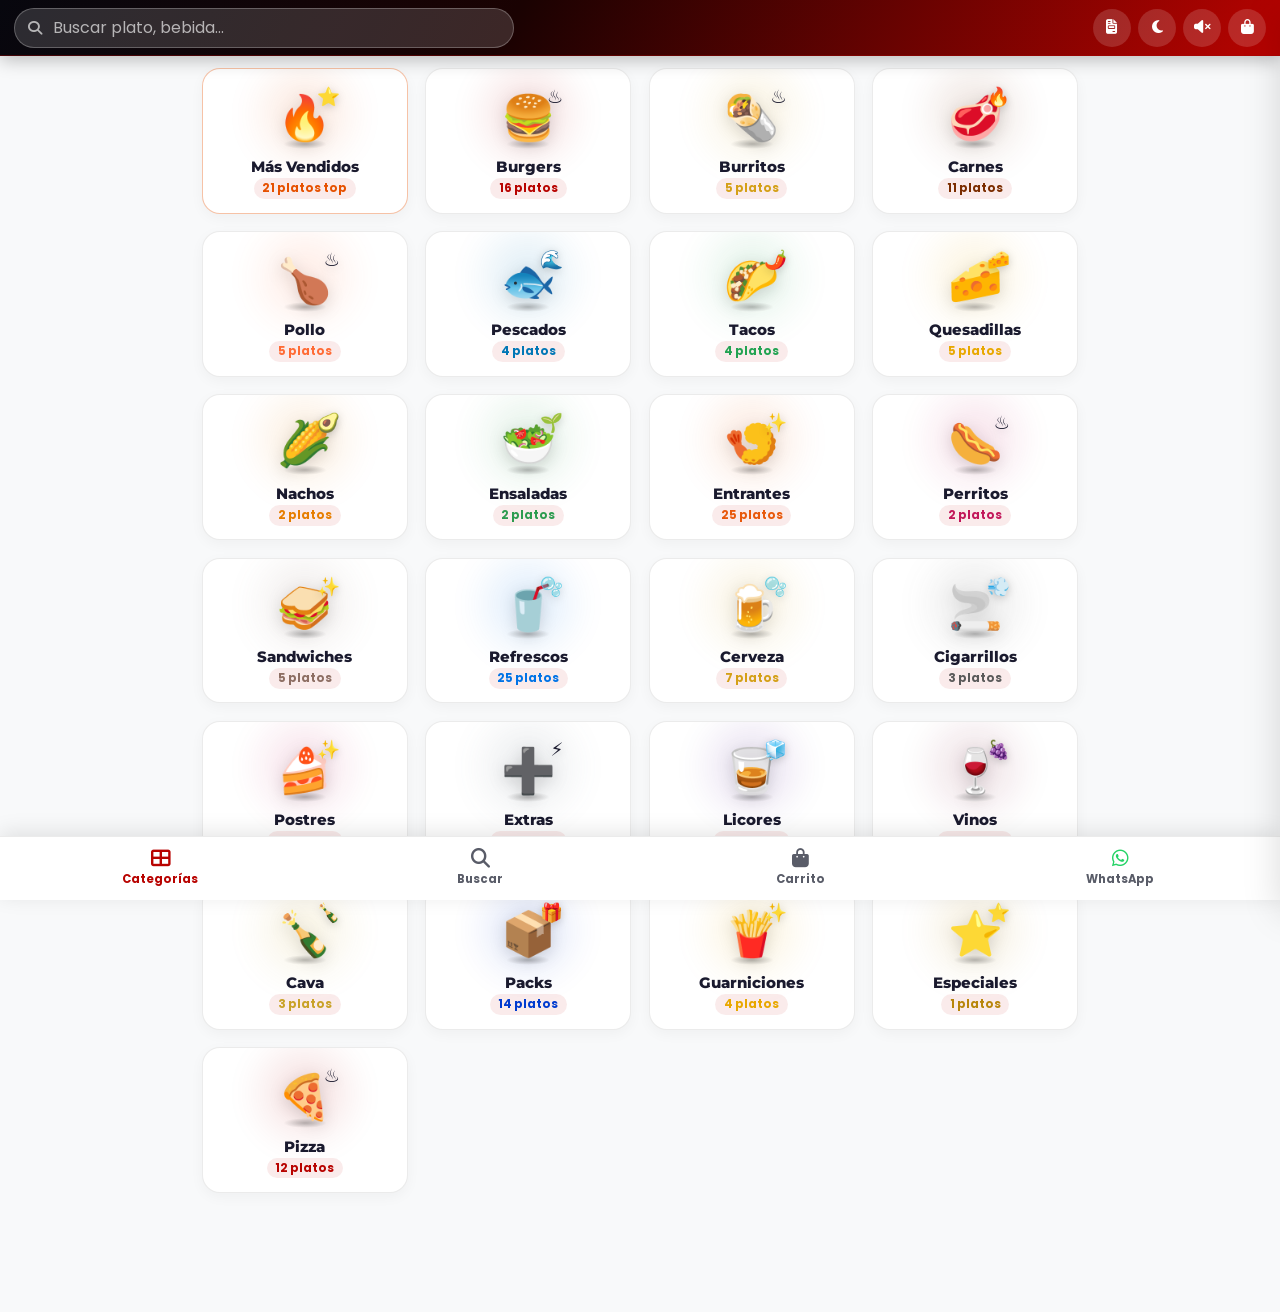
<file: index.html>
<!DOCTYPE html>
<html lang="es" data-theme="light">

<head>
  <meta charset="UTF-8">
  <meta name="viewport" content="width=device-width, initial-scale=1.0, maximum-scale=5.0, user-scalable=yes">
  <meta name="description" content="NEXFOOD 24 HORAS · Menú digital de comida a domicilio y take away en Madrid. Servicio 24/7.">
  <meta name="theme-color" content="#B80300">
  <title>NEXFOOD 24 HORAS · Menú Digital</title>

  <!-- Google Fonts -->
  <link rel="preconnect" href="https://fonts.googleapis.com">
  <link rel="preconnect" href="https://fonts.gstatic.com" crossorigin>
  <link href="https://fonts.googleapis.com/css2?family=Montserrat:wght@700;800;900&family=Poppins:wght@400;500;600;700;800&display=swap" rel="stylesheet">

  <!-- Font Awesome -->
  <link rel="stylesheet" href="https://cdnjs.cloudflare.com/ajax/libs/font-awesome/6.5.1/css/all.min.css">

  <!-- Estilos modulares organizados por buenas prácticas -->
  <link rel="stylesheet" href="css/variables.css">
  <link rel="stylesheet" href="css/base.css">
  <link rel="stylesheet" href="css/components.css">
  <link rel="stylesheet" href="css/mobile.css">
</head>

<body>

  <!-- ═══ HEADER / NAVBAR ULTRA COMPACTA (Acceso rápido) ═══ -->
  <header>
    <nav id="navbar" class="navbar-compact" aria-label="Navegación principal">
      <!-- Buscador Rápido Global integrado en la barra -->
      <div class="top-search-wrap">
        <i class="fas fa-search top-search-icon"></i>
        <input type="text" id="menuSearch" class="top-search-input" placeholder="Buscar plato, bebida..." autocomplete="off">
        <div id="searchResults" class="search-dropdown"></div>
      </div>

      <!-- Botones de Acción directos -->
      <div class="nav-actions">
        <a href="test_facturas.html" class="nav-btn" aria-label="Ver facturas de prueba" title="Ver facturas de prueba" style="text-decoration:none;display:inline-flex;align-items:center;justify-content:center;">
          <i class="fas fa-file-invoice"></i>
        </a>
        <button type="button" class="nav-btn" onclick="toggleDarkMode()" aria-label="Cambiar modo oscuro/claro" title="Modo oscuro">
          <i class="fas fa-moon darkModeIcon"></i>
        </button>
        <button type="button" class="nav-btn" id="sndbtn" aria-label="Activar/desactivar sonido" title="Sonido">
          <i class="fas fa-volume-mute"></i>
        </button>
        <button type="button" class="nav-btn" onclick="openCart()" aria-label="Ver carrito" title="Ver carrito">
          <i class="fas fa-shopping-bag"></i>
          <span class="cart-badge" id="cartBadge">0</span>
        </button>
      </div>
    </nav>
  </header>

  <!-- ═══ CONTENEDOR PRINCIPAL (Directo a la interacción) ═══ -->
  <div id="page">

    <!-- ════════════════════════════════════════════
         VISTA 1: CATEGORÍAS EN TARJETAS (PANTALLA DE INICIO DIRECTA)
         ════════════════════════════════════════════ -->
    <main id="categoryHubSection" class="category-hub-section">
      <!-- Grid con las categorías en tarjetas grandes táctiles -->
      <div id="categoryGrid" class="category-grid"></div>
    </main>

    <!-- ════════════════════════════════════════════
         VISTA 2: CATÁLOGO DE LA CATEGORÍA SELECCIONADA
         (Aparece únicamente al tocar una categoría)
         ════════════════════════════════════════════ -->
    <section id="categoryCatalogSection" class="category-catalog-section" style="display:none;">
      <!-- Cabecera pegajosa con botón Volver y acceso al Carrito -->
      <div class="cat-catalog-header">
        <div class="cch-top">
          <button type="button" class="cat-back-btn" onclick="closeCategoryCatalog()">
            <i class="fas fa-arrow-left"></i> Categorías
          </button>
          <div class="cch-title-wrap">
            <span class="cch-icon" id="catCatalogIcon">🍔</span>
            <div>
              <h2 class="cch-title" id="catCatalogTitle">Burgers</h2>
              <span class="cch-count" id="catCatalogCount">0 platos disponibles</span>
            </div>
          </div>
          <button type="button" class="cat-back-btn" onclick="openCart()" style="padding:0.5rem 0.75rem;">
            🛒 <span class="cart-badge" id="bnavHeaderBadge" style="display:inline-flex;position:static;width:auto;height:auto;padding:2px 6px;margin-left:4px;">0</span>
          </button>
        </div>

        <!-- Slider horizontal de pills para cambiar de categoría al instante -->
        <div id="catPillsContainer" class="cat-pills-wrap"></div>
      </div>

      <!-- Buscador en tiempo real dentro de la categoría -->
      <div class="cat-search-box">
        <i class="fas fa-search csi-icon"></i>
        <input type="text" id="catCatalogSearch" class="cat-search-input" placeholder="Filtrar platos en esta categoría..." autocomplete="off">
      </div>

      <!-- Lista / Grid de productos de la categoría -->
      <div id="catProductList" class="cat-product-list"></div>
    </section>

  </div><!-- /#page -->

  <!-- ═══ BOTÓN FLOTANTE DEL CARRITO (Acceso inmediato con importe) ═══ -->
  <button id="cartFab" type="button" onclick="openCart()" aria-label="Abrir mi pedido">
    <span class="cb-left">🛒 <span id="cartCountFab">0</span></span>
    <span id="cbText">Ver mi pedido</span>
    <span class="cb-total" id="cbTotal">€0.00</span>
  </button>

  <!-- Botón Volver Arriba -->
  <button id="totop" type="button" onclick="window.scrollTo({top:0, behavior:'smooth'})" aria-label="Subir arriba">
    <i class="fas fa-arrow-up"></i>
  </button>

  <!-- ═══ BARRA INFERIOR DE NAVEGACIÓN MÓVIL (Sticky abajo) ═══ -->
  <nav class="mobile-bottom-nav" aria-label="Navegación inferior móvil">
    <button type="button" class="bnav-btn active" id="bnavCats">
      <i class="fas fa-th-large"></i>
      <span>Categorías</span>
    </button>
    <button type="button" class="bnav-btn" id="bnavSearch">
      <i class="fas fa-search"></i>
      <span>Buscar</span>
    </button>
    <button type="button" class="bnav-btn" id="bnavCart">
      <i class="fas fa-shopping-bag"></i>
      <span class="bnav-cart-badge" id="bnavCartBadge">0</span>
      <span>Carrito</span>
    </button>
    <a href="https://wa.me/34650362108" target="_blank" rel="noopener" class="bnav-btn" id="bnavWa">
      <i class="fab fa-whatsapp" style="color:#25d366;"></i>
      <span>WhatsApp</span>
    </a>
  </nav>

  <!-- ═══ PANEL LATERAL DEL CARRITO ═══ -->
  <div id="cartOverlay" class="cart-overlay"></div>
  <aside id="cartPanel" class="cart-panel" aria-label="Mi Pedido" role="dialog">
    <div class="cart-head">
      <h3><i class="fas fa-shopping-bag"></i> Tu Pedido</h3>
      <button type="button" class="cart-close" onclick="closeCart()" aria-label="Cerrar carrito">✕</button>
    </div>
    
    <div id="cartBody" class="cart-body"></div>

    <div id="ageWarning" class="age-warn" style="display:none;">
      <i class="fas fa-id-card"></i>
      <span>Tu pedido incluye productos con restricción de edad (+18 alcohol/tabaco).</span>
    </div>

    <div class="cart-domicilio">
      <span><i class="fas fa-motorcycle"></i> Envío a Domicilio</span>
      <strong id="cartDomicilioLabel">€3.99</strong>
    </div>

    <div id="cartFooter">
      <div class="cf-row"><span>Subtotal</span><strong id="cartSubtotal">€0.00</strong></div>
      <div class="cf-row"><span>Envío</span><strong id="cartDomicilio">€3.99</strong></div>
      <div class="cf-row big"><span>Total a pagar</span><strong id="cartTotal">€0.00</strong></div>
      <button type="button" class="btn-checkout" onclick="openCheckout()">
        Tramitar Pedido <i class="fas fa-arrow-right"></i>
      </button>
      <button type="button" class="btn-continue-shopping" onclick="closeCart()">
        <i class="fas fa-arrow-left"></i> Seguir agregando platos
      </button>
    </div>
  </aside>

  <!-- ═══ MODAL DE CHECKOUT (DATOS PARA EL REPARTIDOR Y VUELTO) ═══ -->
  <div id="checkoutModal" role="dialog" aria-modal="true" aria-label="Finalizar Pedido">
    <div class="co-box">
      <div class="co-head">
        <h3><i class="fas fa-clipboard-list"></i> Datos para la Entrega</h3>
        <button type="button" class="cart-close" onclick="closeCheckout()" aria-label="Cerrar">✕</button>
      </div>

      <div class="co-body">
        <div class="co-summary">
          <div class="cf-row">
            <span><strong id="coItemCount">0</strong> artículos</span>
            <strong id="coSubtotal">€0.00</strong>
          </div>
          <div class="cf-row">
            <span>Domicilio</span>
            <strong id="coDomicilio">€3.99</strong>
          </div>
          <div class="cf-row big">
            <span>Total a pagar</span>
            <strong id="coTotal">€0.00</strong>
          </div>
        </div>

        <!-- Check Rápido de Cobro de Envío -->
        <div class="co-shipping-toggle-row">
          <label class="co-shipping-toggle-label" for="coCobrarEnvio">
            <input type="checkbox" id="coCobrarEnvio" checked onchange="toggleCobrarEnvio()">
            <div class="co-shipping-text">
              <strong>🛵 ¿Cobrar envío a domicilio (€3.99)?</strong>
              <span id="coShippingDesc">Incluye entrega en moto por €3.99 (desmarca para envío gratis o recoger)</span>
            </div>
          </label>
        </div>

        <form id="coForm" onsubmit="event.preventDefault(); sendOrderWhatsApp();">
          <!-- Nombre (Obligatorio) -->
          <div class="co-form-group">
            <label for="coNombre">Nombre y Apellidos <span class="req">*</span></label>
            <input type="text" id="coNombre" placeholder="Tu nombre completo" required autocomplete="name">
          </div>

          <!-- Celular / Teléfono (Obligatorio) -->
          <div class="co-form-group">
            <label for="coTelefono">Teléfono / Celular (para el repartidor) <span class="req">*</span></label>
            <input type="tel" id="coTelefono" placeholder="+34 600 000 000" required autocomplete="tel">
          </div>

          <!-- Dirección (Obligatoria) -->
          <div class="co-form-group">
            <label for="coDireccion">Dirección de entrega <span class="req">*</span></label>
            <input type="text" id="coDireccion" placeholder="Calle, número, portal..." required autocomplete="street-address">
          </div>

          <!-- Piso o Habitación (Opcional) -->
          <div class="co-form-group">
            <label for="coPiso">Nº de piso o habitación <span class="opt">(opcional)</span></label>
            <input type="text" id="coPiso" placeholder="Ej: Piso 3º B, Habitación 204...">
          </div>

          <!-- Código Postal (Opcional) -->
          <div class="co-form-group">
            <label for="coCP">Código Postal <span class="opt">(opcional)</span></label>
            <input type="text" id="coCP" placeholder="28013" inputmode="numeric" autocomplete="postal-code">
          </div>

          <!-- Método de Pago (Obligatorio) -->
          <div class="co-form-group">
            <label for="coPago">Método de pago <span class="req">*</span></label>
            <select id="coPago" required onchange="onPaymentChange()">
              <option value="Efectivo" selected>💵 Efectivo (pago al repartidor)</option>
              <option value="Tarjeta">💳 Tarjeta (TPV del repartidor)</option>
              <option value="Bizum">📱 Bizum (+34 650 36 21 08)</option>
            </select>
          </div>

          <!-- Selector de Efectivo y Cálculo de Vuelto -->
          <div id="coEfectivoBox" class="co-cash-box">
            <label class="co-cash-label">💵 ¿Con cuánto vas a pagar? <span class="req">*</span></label>
            <div class="co-cash-sub">El repartidor llevará el cambio exacto para entregarte:</div>
            <div class="co-cash-quick" id="coCashPresets"></div>
            <div class="co-cash-input-wrap">
              <span class="co-cash-symbol">€</span>
              <input type="number" id="coPagaCon" step="any" min="0" placeholder="0.00" oninput="onPagaConInput()">
            </div>
            <div id="coCambioInfo" class="co-cambio-info"></div>
          </div>

          <!-- Notas del pedido con checks rápidos y campo libre -->
          <div class="co-form-group">
            <label>Notas para el pedido o cocina <span class="opt">(opcional)</span></label>
            <div class="co-notes-sub">Toca para marcar instrucciones rápidas:</div>
            <div class="co-notes-chips" id="coNotesChips">
              <button type="button" class="co-note-chip" onclick="toggleNoteChip(this)" data-note="Más salsas y cremas">🥫 Más salsas / cremas</button>
              <button type="button" class="co-note-chip" onclick="toggleNoteChip(this)" data-note="Sin cebolla">🧅 Sin cebolla</button>
              <button type="button" class="co-note-chip" onclick="toggleNoteChip(this)" data-note="Sin picante">🌶️ Sin picante</button>
              <button type="button" class="co-note-chip" onclick="toggleNoteChip(this)" data-note="Salsas aparte">🧂 Salsas aparte</button>
              <button type="button" class="co-note-chip" onclick="toggleNoteChip(this)" data-note="Llamar al telefonillo">🔔 Llamar al telefonillo</button>
              <button type="button" class="co-note-chip" onclick="toggleNoteChip(this)" data-note="Dejar en la puerta">🚪 Dejar en la puerta</button>
              <button type="button" class="co-note-chip" onclick="toggleNoteChip(this)" data-note="Servilletas y cubiertos">🍴 Servilletas y cubiertos</button>
              <button type="button" class="co-note-chip" onclick="toggleNoteChip(this)" data-note="Bebidas bien frías">🧊 Bebidas bien frías</button>
              <button type="button" class="co-note-chip" onclick="toggleNoteChip(this)" data-note="Carne bien hecha">🥩 Carne bien hecha</button>
              <button type="button" class="co-note-chip" onclick="toggleNoteChip(this)" data-note="Bacon crujiente">🥓 Bacon crujiente</button>
            </div>
            <textarea id="coNotas" class="co-notas-textarea" placeholder="Escribe aquí cualquier indicación específica (ej. detalles de timbre, alergias...)..."></textarea>
          </div>

          <!-- Aviso de Edad (+18) -->
          <div id="ageCheckRow" style="display:none;">
            <input type="checkbox" id="ageConfirm">
            <label for="ageConfirm">Confirmo que soy mayor de 18 años. Mi pedido contiene bebidas alcohólicas o tabaco.</label>
          </div>

          <button type="submit" class="btn-send-wa">
            <i class="fab fa-whatsapp"></i> Confirmar y Enviar por WhatsApp
          </button>
        </form>
      </div>
    </div>
  </div>

  <!-- ═══ MODAL DE CONFIRMACIÓN ═══ -->
  <div id="orderConfirmation" role="dialog" aria-modal="true" aria-label="Confirmación del pedido">
    <div class="oc-box">
      <div class="oc-icon">✅</div>
      <h3 id="ocTitle">¡Tirilla descargada!</h3>
      <p id="ocPdfMsg">Se descargó la tirilla en tu móvil. Ahora pulsa Abrir WhatsApp y adjúntala para que preparemos tu pedido.</p>
      <div class="oc-file" id="ocFile"></div>
      <button type="button" class="btn-send-wa oc-btn" onclick="openWhatsAppOrder()">
        <i class="fab fa-whatsapp"></i> Abrir WhatsApp
      </button>
      <button type="button" class="oc-close" onclick="closeOrderConfirmation(true)">Cerrar</button>
    </div>
  </div>

  <!-- ═══ SCRIPTS MODULARES (Compatibilidad local 100% con file:// y abrir.bat) ═══ -->
  <script src="js/data.js"></script>
  <script src="js/assets.js"></script>
  <script src="js/jspdf.min.js"></script>
  <script src="js/ticket.js"></script>
  <script src="js/cart.js"></script>
  <script src="js/checkout.js"></script>
  <script src="js/app.js"></script>

</body>

</html>
</file>
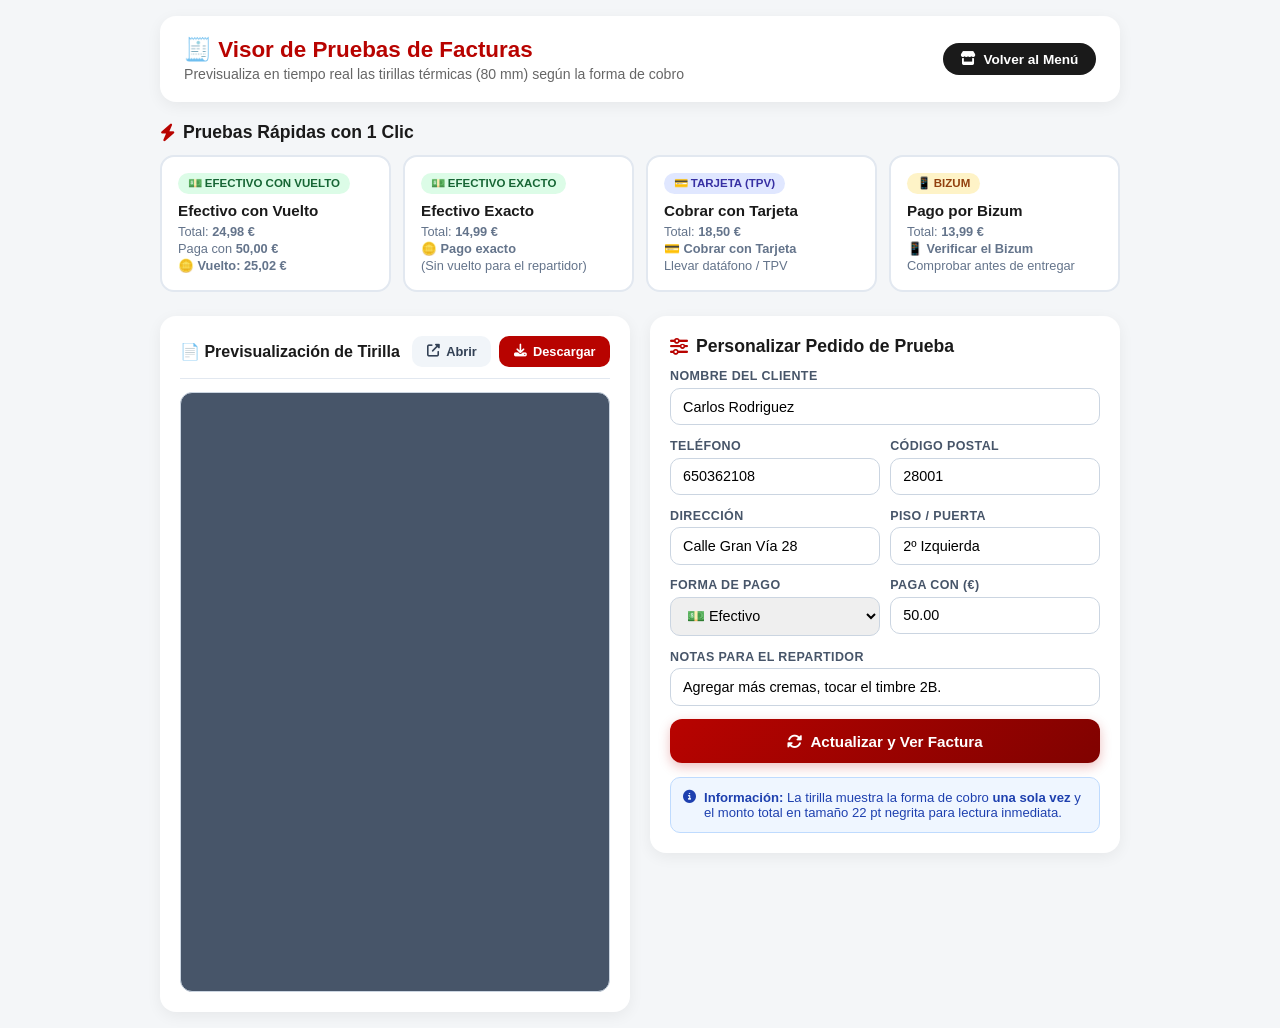
<file: test_facturas.html>
<!DOCTYPE html>
<html lang="es">
<head>
  <meta charset="UTF-8">
  <meta name="viewport" content="width=device-width, initial-scale=1.0, maximum-scale=1.0, user-scalable=no">
  <title>Visor de Pruebas de Facturas / Tirillas · NEXFOOD</title>
  <link rel="stylesheet" href="css/variables.css">
  <link rel="stylesheet" href="https://cdnjs.cloudflare.com/ajax/libs/font-awesome/6.4.0/css/all.min.css">
  <style>
    * { box-sizing: border-box; margin: 0; padding: 0; }
    body {
      font-family: -apple-system, BlinkMacSystemFont, 'Segoe UI', Roboto, Helvetica, Arial, sans-serif;
      background: #f4f6f8;
      color: #1a1a1a;
      padding: 1rem;
      min-height: 100vh;
    }
    .container {
      max-width: 960px;
      margin: 0 auto;
    }
    header {
      background: #fff;
      padding: 1.25rem 1.5rem;
      border-radius: 16px;
      box-shadow: 0 4px 15px rgba(0,0,0,0.06);
      margin-bottom: 1.25rem;
      display: flex;
      flex-wrap: wrap;
      justify-content: space-between;
      align-items: center;
      gap: 1rem;
    }
    .header-title h1 {
      font-size: 1.4rem;
      font-weight: 800;
      color: #b80300;
      display: flex;
      align-items: center;
      gap: 0.5rem;
    }
    .header-title p {
      font-size: 0.88rem;
      color: #666;
      margin-top: 0.2rem;
    }
    .btn-back {
      display: inline-flex;
      align-items: center;
      gap: 0.5rem;
      background: #1a1a1a;
      color: #fff;
      padding: 0.55rem 1.1rem;
      border-radius: 20px;
      text-decoration: none;
      font-size: 0.85rem;
      font-weight: 700;
      transition: opacity 0.2s;
    }
    .btn-back:hover { opacity: 0.9; }

    /* Presets Grid */
    .section-title {
      font-size: 1.1rem;
      font-weight: 800;
      margin-bottom: 0.75rem;
      display: flex;
      align-items: center;
      gap: 0.5rem;
    }
    .presets-grid {
      display: grid;
      grid-template-columns: repeat(auto-fit, minmax(200px, 1fr));
      gap: 0.75rem;
      margin-bottom: 1.5rem;
    }
    .preset-card {
      background: #fff;
      border: 2px solid #e2e8f0;
      border-radius: 14px;
      padding: 1rem;
      cursor: pointer;
      transition: all 0.2s ease;
      text-align: left;
    }
    .preset-card:hover, .preset-card.active {
      border-color: #b80300;
      transform: translateY(-2px);
      box-shadow: 0 6px 18px rgba(184, 3, 0, 0.12);
    }
    .preset-card.active {
      background: #fff8f8;
    }
    .preset-badge {
      display: inline-block;
      font-size: 0.72rem;
      font-weight: 800;
      text-transform: uppercase;
      padding: 0.2rem 0.6rem;
      border-radius: 12px;
      margin-bottom: 0.5rem;
    }
    .badge-cash { background: #dcfce7; color: #166534; }
    .badge-card { background: #e0e7ff; color: #3730a3; }
    .badge-bizum { background: #fef3c7; color: #92400e; }
    .preset-title {
      font-weight: 800;
      font-size: 0.95rem;
      margin-bottom: 0.25rem;
    }
    .preset-desc {
      font-size: 0.8rem;
      color: #64748b;
      line-height: 1.35;
    }

    /* Layout Visor + Formulario */
    .workspace-grid {
      display: grid;
      grid-template-columns: 1fr 1fr;
      gap: 1.25rem;
      align-items: start;
    }
    @media (max-width: 820px) {
      .workspace-grid {
        grid-template-columns: 1fr;
      }
    }

    /* Viewer Box */
    .viewer-card {
      background: #fff;
      border-radius: 16px;
      box-shadow: 0 4px 15px rgba(0,0,0,0.06);
      padding: 1.25rem;
      display: flex;
      flex-direction: column;
    }
    .viewer-header {
      display: flex;
      justify-content: space-between;
      align-items: center;
      margin-bottom: 0.85rem;
      padding-bottom: 0.65rem;
      border-bottom: 1px solid #e2e8f0;
    }
    .viewer-actions {
      display: flex;
      gap: 0.5rem;
    }
    .btn-action {
      background: #b80300;
      color: #fff;
      border: none;
      padding: 0.5rem 0.9rem;
      border-radius: 10px;
      font-size: 0.8rem;
      font-weight: 700;
      cursor: pointer;
      display: inline-flex;
      align-items: center;
      gap: 0.4rem;
      transition: background 0.2s;
    }
    .btn-action.sec {
      background: #f1f5f9;
      color: #334155;
    }
    .btn-action:hover { opacity: 0.9; }

    .pdf-frame-wrap {
      width: 100%;
      height: 600px;
      border: 1px solid #cbd5e1;
      border-radius: 12px;
      overflow: hidden;
      background: #475569;
    }
    .pdf-frame-wrap iframe {
      width: 100%;
      height: 100%;
      border: none;
    }

    /* Custom Form */
    .form-card {
      background: #fff;
      border-radius: 16px;
      box-shadow: 0 4px 15px rgba(0,0,0,0.06);
      padding: 1.25rem;
    }
    .form-group {
      margin-bottom: 0.85rem;
    }
    .form-group label {
      display: block;
      font-size: 0.78rem;
      font-weight: 700;
      color: #475569;
      text-transform: uppercase;
      letter-spacing: 0.4px;
      margin-bottom: 0.3rem;
    }
    .form-control {
      width: 100%;
      padding: 0.6rem 0.75rem;
      border: 1.5px solid #cbd5e1;
      border-radius: 10px;
      font-size: 0.9rem;
      font-family: inherit;
      transition: border-color 0.2s;
    }
    .form-control:focus {
      outline: none;
      border-color: #b80300;
    }
    .form-row {
      display: grid;
      grid-template-columns: 1fr 1fr;
      gap: 0.65rem;
    }
    .btn-submit {
      width: 100%;
      padding: 0.85rem;
      background: linear-gradient(135deg, #b80300, #800200);
      color: #fff;
      border: none;
      border-radius: 12px;
      font-size: 0.95rem;
      font-weight: 800;
      cursor: pointer;
      display: flex;
      align-items: center;
      justify-content: center;
      gap: 0.5rem;
      box-shadow: 0 4px 12px rgba(184, 3, 0, 0.25);
      margin-top: 0.5rem;
    }
    .notice-box {
      background: #eff6ff;
      border: 1px solid #bfdbfe;
      border-radius: 10px;
      padding: 0.75rem;
      font-size: 0.82rem;
      color: #1e40af;
      margin-top: 0.85rem;
      display: flex;
      align-items: flex-start;
      gap: 0.5rem;
    }
  </style>
</head>
<body>

<div class="container">
  <header>
    <div class="header-title">
      <h1>🧾 Visor de Pruebas de Facturas</h1>
      <p>Previsualiza en tiempo real las tirillas térmicas (80 mm) según la forma de cobro</p>
    </div>
    <a href="index.html" class="btn-back">
      <i class="fas fa-store"></i> Volver al Menú
    </a>
  </header>

  <!-- 4 Botones Rápidos de Prueba -->
  <div class="section-title">
    <i class="fas fa-bolt" style="color:#b80300;"></i> Pruebas Rápidas con 1 Clic
  </div>
  <div class="presets-grid">
    <div class="preset-card active" onclick="loadPreset('efectivo_vuelto', this)">
      <span class="preset-badge badge-cash">💵 Efectivo con Vuelto</span>
      <div class="preset-title">Efectivo con Vuelto</div>
      <div class="preset-desc">Total: <strong>24,98 €</strong><br>Paga con <strong>50,00 €</strong><br>🪙 <strong>Vuelto: 25,02 €</strong></div>
    </div>

    <div class="preset-card" onclick="loadPreset('efectivo_exacto', this)">
      <span class="preset-badge badge-cash">💵 Efectivo Exacto</span>
      <div class="preset-title">Efectivo Exacto</div>
      <div class="preset-desc">Total: <strong>14,99 €</strong><br>🪙 <strong>Pago exacto</strong><br>(Sin vuelto para el repartidor)</div>
    </div>

    <div class="preset-card" onclick="loadPreset('tarjeta', this)">
      <span class="preset-badge badge-card">💳 Tarjeta (TPV)</span>
      <div class="preset-title">Cobrar con Tarjeta</div>
      <div class="preset-desc">Total: <strong>18,50 €</strong><br>💳 <strong>Cobrar con Tarjeta</strong><br>Llevar datáfono / TPV</div>
    </div>

    <div class="preset-card" onclick="loadPreset('bizum', this)">
      <span class="preset-badge badge-bizum">📱 Bizum</span>
      <div class="preset-title">Pago por Bizum</div>
      <div class="preset-desc">Total: <strong>13,99 €</strong><br>📱 <strong>Verificar el Bizum</strong><br>Comprobar antes de entregar</div>
    </div>
  </div>

  <!-- Zona de Visualización y Formulario -->
  <div class="workspace-grid">
    <!-- Visor PDF en Vivo -->
    <div class="viewer-card">
      <div class="viewer-header">
        <strong id="viewerStatusTitle">📄 Previsualización de Tirilla</strong>
        <div class="viewer-actions">
          <button type="button" class="btn-action sec" onclick="openPdfNewTab()" title="Abrir en ventana grande">
            <i class="fas fa-up-right-from-square"></i> Abrir
          </button>
          <button type="button" class="btn-action" onclick="downloadCurrentPdf()">
            <i class="fas fa-download"></i> Descargar
          </button>
        </div>
      </div>
      <div class="pdf-frame-wrap">
        <iframe id="pdfFrame" title="Factura PDF"></iframe>
      </div>
    </div>

    <!-- Personalizar Datos -->
    <div class="form-card">
      <div class="section-title">
        <i class="fas fa-sliders" style="color:#b80300;"></i> Personalizar Pedido de Prueba
      </div>

      <div class="form-group">
        <label>Nombre del Cliente</label>
        <input type="text" id="custName" class="form-control" value="Carlos Rodriguez">
      </div>

      <div class="form-row">
        <div class="form-group">
          <label>Teléfono</label>
          <input type="tel" id="custPhone" class="form-control" value="650362108">
        </div>
        <div class="form-group">
          <label>Código Postal</label>
          <input type="text" id="custCP" class="form-control" value="28001">
        </div>
      </div>

      <div class="form-row">
        <div class="form-group">
          <label>Dirección</label>
          <input type="text" id="custAddress" class="form-control" value="Calle Mayor 45">
        </div>
        <div class="form-group">
          <label>Piso / Puerta</label>
          <input type="text" id="custFloor" class="form-control" value="3º B">
        </div>
      </div>

      <div class="form-row">
        <div class="form-group">
          <label>Forma de Pago</label>
          <select id="custPayment" class="form-control" onchange="toggleCashFields()">
            <option value="Efectivo">💵 Efectivo</option>
            <option value="Tarjeta">💳 Tarjeta (TPV del repartidor)</option>
            <option value="Bizum">📱 Bizum</option>
          </select>
        </div>
        <div class="form-group" id="cashFieldGroup">
          <label>Paga Con (€)</label>
          <input type="number" step="0.01" id="custPagaCon" class="form-control" value="50.00">
        </div>
      </div>

      <div class="form-group">
        <label>Notas para el Repartidor</label>
        <input type="text" id="custNotes" class="form-control" value="Llamar al telefonillo 3B, sin cebolla en las hamburguesas.">
      </div>

      <button type="button" class="btn-submit" onclick="renderCustomPdf()">
        <i class="fas fa-rotate"></i> Actualizar y Ver Factura
      </button>

      <div class="notice-box">
        <i class="fas fa-info-circle"></i>
        <div>
          <strong>Información:</strong> La tirilla muestra la forma de cobro <strong>una sola vez</strong> y el monto total en tamaño 22 pt negrita para lectura inmediata.
        </div>
      </div>
    </div>
  </div>
</div>

<!-- Scripts requeridos -->
<script src="js/jspdf.min.js"></script>
<script src="js/assets.js"></script>
<script src="js/data.js"></script>
<script src="js/ticket.js"></script>

<script>
  var currentBlobUrl = null;
  var currentDoc = null;
  var currentFileName = 'Tirilla.pdf';

  function toggleCashFields() {
    var p = document.getElementById('custPayment').value;
    var cashGroup = document.getElementById('cashFieldGroup');
    if (cashGroup) {
      cashGroup.style.display = (p === 'Efectivo') ? 'block' : 'none';
    }
  }

  function displayPdf(nombre, direccion, piso, cp, telefono, pago, pagaCon, vuelto, notas, items, sub, dom, total) {
    var res = previewOrderPDF(nombre, direccion, piso, cp, telefono, pago, pagaCon, vuelto, notas, items, sub, dom, total);
    if (!res) {
      alert('Error al generar el PDF. Verifica la consola.');
      return;
    }
    if (currentBlobUrl) {
      URL.revokeObjectURL(currentBlobUrl);
    }
    currentBlobUrl = res.blobUrl;
    currentDoc = res.doc;
    currentFileName = res.fileName;

    var frame = document.getElementById('pdfFrame');
    if (frame) {
      frame.src = currentBlobUrl + '#toolbar=0&navpanes=0&scrollbar=1';
    }
  }

  function openPdfNewTab() {
    if (currentBlobUrl) {
      window.open(currentBlobUrl, '_blank');
    }
  }

  function downloadCurrentPdf() {
    if (currentDoc) {
      currentDoc.save(currentFileName);
    }
  }

  function loadPreset(type, el) {
    document.querySelectorAll('.preset-card').forEach(function(c) { c.classList.remove('active'); });
    if (el) el.classList.add('active');

    if (type === 'efectivo_vuelto') {
      document.getElementById('custName').value = 'Carlos Rodriguez';
      document.getElementById('custPhone').value = '650362108';
      document.getElementById('custAddress').value = 'Calle Gran Vía 28';
      document.getElementById('custFloor').value = '2º Izquierda';
      document.getElementById('custPayment').value = 'Efectivo';
      document.getElementById('custPagaCon').value = '50.00';
      document.getElementById('custNotes').value = 'Agregar más cremas, tocar el timbre 2B.';
      toggleCashFields();

      var items = [
        { cat: 'BURGER', nombre: 'HAMBURGUESA CLASICA', qty: 2, total: 9.98 },
        { cat: 'BURGER', nombre: 'BURGER CLASICA DE TERNERA', qty: 1, total: 9.99 },
        { cat: 'REFRESCOS', nombre: 'COCA COLA ORIGINAL LATA 330ML', qty: 2, total: 4.00 }
      ];
      var sub = 23.97, dom = 3.99, total = 27.96, pagaCon = 50.00, vuelto = 22.04;
      displayPdf('Carlos Rodriguez', 'Calle Gran Vía 28', '2º Izquierda', '28013', '650362108', 'Efectivo', pagaCon, vuelto, 'Agregar más cremas, tocar el timbre 2B.', items, sub, dom, total);

    } else if (type === 'efectivo_exacto') {
      document.getElementById('custName').value = 'Laura Gómez';
      document.getElementById('custPhone').value = '612987654';
      document.getElementById('custAddress').value = 'Paseo de la Castellana 120';
      document.getElementById('custFloor').value = 'Bajo C';
      document.getElementById('custPayment').value = 'Efectivo';
      document.getElementById('custPagaCon').value = '18.98';
      document.getElementById('custNotes').value = 'Pago con importe justo (sin cambio).';
      toggleCashFields();

      var items = [
        { cat: 'BURGER', nombre: 'HAMBURGUESA CLASICA', qty: 3, total: 14.97 },
        { cat: 'REFRESCOS', nombre: 'AGUA BOTELLA 500ML', qty: 2, total: 4.01 }
      ];
      var sub = 18.98, dom = 0.00, total = 18.98, pagaCon = 18.98, vuelto = 0.00;
      displayPdf('Laura Gómez', 'Paseo de la Castellana 120', 'Bajo C', '28046', '612987654', 'Efectivo', pagaCon, vuelto, 'Pago con importe justo (sin cambio).', items, sub, dom, total);

    } else if (type === 'tarjeta') {
      document.getElementById('custName').value = 'Andrés Morales';
      document.getElementById('custPhone').value = '698112233';
      document.getElementById('custAddress').value = 'Avenida de América 14';
      document.getElementById('custFloor').value = '4º A';
      document.getElementById('custPayment').value = 'Tarjeta';
      document.getElementById('custNotes').value = 'Por favor traer datáfono TPV con batería.';
      toggleCashFields();

      var items = [
        { cat: 'BURGER', nombre: 'BURGER BBQ DE TERNERA', qty: 1, total: 10.99 },
        { cat: 'ENTRANTES', nombre: 'PATATAS FRITAS', qty: 1, total: 4.99 },
        { cat: 'REFRESCOS', nombre: 'FANTA NARANJA LATA 330ML', qty: 1, total: 2.00 }
      ];
      var sub = 17.98, dom = 3.99, total = 21.97;
      displayPdf('Andrés Morales', 'Avenida de América 14', '4º A', '28002', '698112233', 'Tarjeta', 0, 0, 'Por favor traer datáfono TPV con batería.', items, sub, dom, total);

    } else if (type === 'bizum') {
      document.getElementById('custName').value = 'Sofía Mendoza';
      document.getElementById('custPhone').value = '644556677';
      document.getElementById('custAddress').value = 'Calle Alcalá 89';
      document.getElementById('custFloor').value = '1º Derecha';
      document.getElementById('custPayment').value = 'Bizum';
      document.getElementById('custNotes').value = 'Bizum realizado al número oficial.';
      toggleCashFields();

      var items = [
        { cat: 'BURGER', nombre: 'HAMBURGUESA CLASICA', qty: 2, total: 9.98 },
        { cat: 'POSTRES', nombre: 'TARTA DE QUESO', qty: 1, total: 4.99 }
      ];
      var sub = 14.97, dom = 0.00, total = 14.97;
      displayPdf('Sofía Mendoza', 'Calle Alcalá 89', '1º Derecha', '28009', '644556677', 'Bizum', 0, 0, 'Bizum realizado al número oficial.', items, sub, dom, total);
    }
  }

  function renderCustomPdf() {
    var nombre = document.getElementById('custName').value.trim() || 'Cliente';
    var telefono = document.getElementById('custPhone').value.trim() || '600000000';
    var cp = document.getElementById('custCP').value.trim();
    var direccion = document.getElementById('custAddress').value.trim() || 'Dirección de prueba';
    var piso = document.getElementById('custFloor').value.trim();
    var pago = document.getElementById('custPayment').value;
    var pagaCon = parseFloat(document.getElementById('custPagaCon').value) || 0;
    var notas = document.getElementById('custNotes').value.trim();

    var items = [
      { cat: 'BURGER', nombre: 'HAMBURGUESA CLASICA', qty: 2, total: 9.98 },
      { cat: 'BURGER', nombre: 'BURGER BBQ DE TERNERA', qty: 1, total: 10.99 },
      { cat: 'REFRESCOS', nombre: 'COCA COLA ORIGINAL LATA 330ML', qty: 2, total: 4.00 }
    ];
    var sub = 24.97;
    var dom = 3.99;
    var total = sub + dom;
    var vuelto = (pago === 'Efectivo' && pagaCon > total) ? (pagaCon - total) : 0;

    displayPdf(nombre, direccion, piso, cp, telefono, pago, pagaCon, vuelto, notas, items, sub, dom, total);
  }

  // Cargar preset inicial al abrir
  window.addEventListener('DOMContentLoaded', function() {
    loadPreset('efectivo_vuelto');
  });
</script>

</body>
</html>
</file>
<file: css/variables.css>
/* ════════════════════════════════════════════
   NEXFOOD 24 HORAS — Variables y Tokens de Diseño
   ════════════════════════════════════════════ */
:root {
  --red: #B80300;
  --red-d: #8c0200;
  --red-glow: rgba(184, 3, 0, 0.35);
  --blue: #0073E6;
  --blue-d: #0050a0;
  --navy: #001855;
  --navy-d: #000d2e;
  --gold: #F7D164;
  --gold-d: #d4a820;
  --green: #22c55e;
  --green-d: #16a34a;
  --dark: #0a0a12;
  --dark2: #13131f;
  --cream: #fbfbfd;
  --white: #ffffff;
  --gray: #6b7280;
  --light: #f3f4f6;
  --r-sm: 8px;
  --r: 16px;
  --r-lg: 24px;
  --r-xl: 32px;
  --nav-h: 56px;
  --bottom-nav-h: 64px;
  --tr: 0.28s cubic-bezier(0.4, 0, 0.2, 1);
  --ff1: 'Montserrat', system-ui, -apple-system, BlinkMacSystemFont, 'Segoe UI', Roboto, sans-serif;
  --ff2: 'Poppins', system-ui, -apple-system, BlinkMacSystemFont, 'Segoe UI', Roboto, sans-serif;

  /* Modo Claro */
  --bg: #f8f9fa;
  --bg2: #ffffff;
  --surface: #ffffff;
  --surface-alt: #f1f3f5;
  --text: #1a1a2e;
  --text-soft: #595c68;
  --border: rgba(0, 0, 0, 0.08);
  --border-strong: rgba(0, 0, 0, 0.15);
  --glass-bg: rgba(255, 255, 255, 0.85);
  --glass-border: rgba(255, 255, 255, 0.6);
  --shadow-sm: 0 2px 8px rgba(0, 0, 0, 0.06);
  --shadow-md: 0 6px 20px rgba(0, 0, 0, 0.09);
  --shadow-lg: 0 12px 36px rgba(0, 0, 0, 0.15);
}

[data-theme="dark"] {
  --bg: #0b0b14;
  --bg2: #121220;
  --surface: #181828;
  --surface-alt: #202035;
  --text: #f3f4f8;
  --text-soft: #9da3b4;
  --border: rgba(255, 255, 255, 0.09);
  --border-strong: rgba(255, 255, 255, 0.18);
  --glass-bg: rgba(18, 18, 32, 0.88);
  --glass-border: rgba(255, 255, 255, 0.08);
  --shadow-sm: 0 2px 8px rgba(0, 0, 0, 0.4);
  --shadow-md: 0 6px 24px rgba(0, 0, 0, 0.55);
  --shadow-lg: 0 14px 40px rgba(0, 0, 0, 0.7);
}
</file>
<file: css/base.css>
/* ════════════════════════════════════════════
   NEXFOOD 24 HORAS — Reset y Estilos Base
   ════════════════════════════════════════════ */
*,
*::before,
*::after {
  box-sizing: border-box;
  margin: 0;
  padding: 0;
  -webkit-tap-highlight-color: transparent;
}

html {
  scroll-behavior: smooth;
  -webkit-text-size-adjust: 100%;
}

body {
  font-family: var(--ff2);
  background: var(--bg);
  color: var(--text);
  overflow-x: hidden;
  -webkit-font-smoothing: antialiased;
  -moz-osx-font-smoothing: grayscale;
  transition: background var(--tr), color var(--tr);
  padding-bottom: calc(var(--bottom-nav-h) + 15px);
}

body.cartbar-on {
  padding-bottom: calc(var(--bottom-nav-h) + 68px);
}

img {
  max-width: 100%;
  height: auto;
  display: block;
}

a {
  text-decoration: none;
  color: inherit;
}

button {
  border: none;
  background: none;
  cursor: pointer;
  font-family: inherit;
  font-size: inherit;
  color: inherit;
  display: inline-flex;
  align-items: center;
  justify-content: center;
  user-select: none;
  -webkit-user-select: none;
}

/* 16px font-size para evitar el auto-zoom molesto en navegadores móviles (iOS Safari) */
input,
select,
textarea {
  font-family: inherit;
  font-size: 16px;
}

/* Contenedor principal de la página */
#page {
  min-height: 100vh;
  position: relative;
  z-index: 1;
}
</file>
<file: css/components.css>
/* ════════════════════════════════════════════
   NEXFOOD 24 HORAS — Componentes Esenciales (Rápidos & Sin Relleno)
   ════════════════════════════════════════════ */

/* ═══ NAVBAR COMPACTA Y DIRECTA ═══ */
#navbar, .navbar-compact {
  position: sticky;
  top: 0;
  left: 0;
  right: 0;
  height: 56px;
  z-index: 999;
  display: flex;
  align-items: center;
  justify-content: space-between;
  padding: 0 0.85rem;
  gap: 0.6rem;
  background: linear-gradient(120deg, #07070e 0%, #1a0202 40%, #B80300 100%);
  border-bottom: 1.5px solid rgba(184, 3, 0, 0.35);
  box-shadow: 0 4px 18px rgba(0, 0, 0, 0.25);
}

/* Buscador integrado directamente en la barra superior */
.top-search-wrap {
  position: relative;
  flex: 1;
  max-width: 500px;
}

.top-search-input {
  width: 100%;
  height: 40px;
  padding: 0 1rem 0 2.4rem;
  border-radius: 50px;
  background: rgba(255, 255, 255, 0.15);
  color: #ffffff;
  border: 1px solid rgba(255, 255, 255, 0.25);
  outline: none;
  font-size: 16px;
  transition: all var(--tr);
}

.top-search-input::placeholder {
  color: rgba(255, 255, 255, 0.65);
}

.top-search-input:focus {
  background: var(--surface);
  color: var(--text);
  border-color: var(--red);
  box-shadow: 0 0 0 3px var(--red-glow);
}

.top-search-icon {
  position: absolute;
  top: 50%;
  left: 0.9rem;
  transform: translateY(-50%);
  color: rgba(255, 255, 255, 0.65);
  font-size: 0.88rem;
  pointer-events: none;
}

.nav-actions {
  display: flex;
  align-items: center;
  gap: 0.45rem;
}

.nav-btn {
  width: 38px;
  height: 38px;
  border-radius: 50%;
  background: rgba(255, 255, 255, 0.15);
  color: #fff;
  font-size: 0.92rem;
  position: relative;
  transition: background var(--tr), transform var(--tr);
}

.nav-btn:active {
  transform: scale(0.92);
}

.cart-badge {
  position: absolute;
  top: -3px;
  right: -3px;
  background: var(--gold);
  color: #000;
  font-size: 0.68rem;
  font-weight: 900;
  width: 19px;
  height: 19px;
  border-radius: 50%;
  display: none;
  align-items: center;
  justify-content: center;
  box-shadow: 0 2px 6px rgba(0, 0, 0, 0.3);
}

/* ═══ RESULTADOS DE BÚSQUEDA FLOTANTES ═══ */
.search-dropdown {
  position: absolute;
  top: calc(100% + 6px);
  left: 0;
  right: 0;
  background: var(--surface);
  border: 1px solid var(--border);
  border-radius: var(--r);
  box-shadow: var(--shadow-lg);
  max-height: 380px;
  overflow-y: auto;
  z-index: 1000;
  display: none;
}

.search-dropdown.show {
  display: block;
}

.sr-item {
  display: flex;
  align-items: center;
  gap: 0.75rem;
  padding: 0.75rem 0.9rem;
  border-bottom: 1px solid var(--border);
  cursor: pointer;
  transition: background var(--tr);
}

.sr-item:last-child {
  border-bottom: none;
}

.sr-item:hover, .sr-item:active {
  background: var(--surface-alt);
}

.sr-emoji {
  width: 40px;
  height: 40px;
  border-radius: 10px;
  display: flex;
  align-items: center;
  justify-content: center;
  font-size: 1.3rem;
  flex-shrink: 0;
}

.sr-info {
  flex: 1;
  min-width: 0;
}

.sr-name {
  font-weight: 700;
  font-size: 0.88rem;
  white-space: nowrap;
  overflow: hidden;
  text-overflow: ellipsis;
}

.sr-cat {
  font-size: 0.75rem;
  color: var(--text-soft);
  margin-top: 2px;
}

.sr-add-btn {
  background: var(--red);
  color: #fff;
  font-size: 0.78rem;
  font-weight: 700;
  padding: 0.4rem 0.75rem;
  border-radius: var(--r-sm);
  flex-shrink: 0;
}

.sr-empty {
  padding: 1.25rem;
  text-align: center;
  color: var(--text-soft);
  font-size: 0.85rem;
}

/* ═══ PANEL LATERAL DEL CARRITO ═══ */
.cart-overlay {
  position: fixed;
  inset: 0;
  background: rgba(0, 0, 0, 0.65);
  backdrop-filter: blur(4px);
  z-index: 10002;
  opacity: 0;
  visibility: hidden;
  transition: opacity var(--tr), visibility var(--tr);
}

.cart-overlay.show {
  opacity: 1;
  visibility: visible;
}

.cart-panel {
  position: fixed;
  top: 0;
  right: -420px;
  width: min(420px, 100vw);
  height: 100vh;
  background: var(--surface);
  z-index: 10003;
  box-shadow: var(--shadow-lg);
  display: flex;
  flex-direction: column;
  transition: right 0.3s cubic-bezier(0.4, 0, 0.2, 1);
}

.cart-panel.open {
  right: 0;
}

.cart-head {
  padding: 1.1rem 1.25rem;
  display: flex;
  align-items: center;
  justify-content: space-between;
  border-bottom: 1px solid var(--border);
  background: var(--surface);
}

.cart-head h3 {
  font-family: var(--ff1);
  font-size: 1.15rem;
  font-weight: 800;
  display: flex;
  align-items: center;
  gap: 0.5rem;
}

.cart-close {
  width: 38px;
  height: 38px;
  border-radius: 50%;
  background: var(--surface-alt);
  font-size: 1.15rem;
  color: var(--text);
  transition: background var(--tr);
}

.cart-close:active {
  background: var(--border-strong);
}

.cart-body {
  flex: 1;
  overflow-y: auto;
  padding: 0.85rem 1.1rem;
  -webkit-overflow-scrolling: touch;
}

.cart-empty {
  display: flex;
  flex-direction: column;
  align-items: center;
  justify-content: center;
  text-align: center;
  padding: 3.5rem 1.5rem;
  color: var(--text-soft);
}

.ce-icon {
  font-size: 3.2rem;
  margin-bottom: 0.75rem;
  opacity: 0.6;
}

.cart-empty p {
  font-weight: 700;
  font-size: 1.05rem;
  color: var(--text);
  margin-bottom: 0.35rem;
}

.cart-item {
  display: flex;
  align-items: center;
  gap: 0.75rem;
  padding: 0.75rem 0;
  border-bottom: 1px solid var(--border);
}

.ci-emoji {
  width: 40px;
  height: 40px;
  border-radius: 10px;
  display: flex;
  align-items: center;
  justify-content: center;
  font-size: 1.25rem;
  flex-shrink: 0;
}

.ci-info {
  flex: 1;
  min-width: 0;
}

.ci-name {
  font-weight: 700;
  font-size: 0.85rem;
  line-height: 1.25;
}

.ci-price {
  font-size: 0.75rem;
  color: var(--text-soft);
  margin-top: 2px;
}

.ci-qty {
  display: flex;
  align-items: center;
  background: var(--surface-alt);
  border-radius: 30px;
  padding: 2px;
  gap: 3px;
}

.ci-btn {
  width: 28px;
  height: 28px;
  border-radius: 50%;
  background: var(--surface);
  font-size: 0.95rem;
  font-weight: 800;
  box-shadow: 0 1px 3px rgba(0, 0, 0, 0.1);
}

.ci-num {
  font-size: 0.82rem;
  font-weight: 700;
  min-width: 18px;
  text-align: center;
}

.ci-total {
  font-weight: 800;
  font-size: 0.9rem;
  min-width: 50px;
  text-align: right;
}

.ci-del {
  width: 30px;
  height: 30px;
  border-radius: 50%;
  font-size: 1rem;
  color: var(--text-soft);
  transition: color var(--tr);
}

.ci-del:active {
  color: var(--red);
}

.age-warn, #ageWarning {
  background: rgba(247, 209, 100, 0.15);
  border: 1px solid var(--gold);
  color: #b8860b;
  padding: 0.6rem 0.85rem;
  border-radius: var(--r-sm);
  font-size: 0.75rem;
  font-weight: 600;
  display: flex;
  align-items: center;
  gap: 0.5rem;
  margin: 0.5rem 1.1rem;
}

[data-theme="dark"] #ageWarning {
  color: var(--gold);
}

.cart-domicilio {
  background: var(--surface-alt);
  padding: 0.65rem 1.1rem;
  font-size: 0.82rem;
  font-weight: 600;
  display: flex;
  align-items: center;
  justify-content: space-between;
  border-top: 1px solid var(--border);
}

#cartFooter {
  padding: 1.1rem 1.25rem;
  border-top: 1px solid var(--border);
  background: var(--surface);
}

.cf-row {
  display: flex;
  justify-content: space-between;
  font-size: 0.88rem;
  color: var(--text-soft);
  margin-bottom: 0.4rem;
}

.cf-row.big {
  font-size: 1.15rem;
  font-weight: 800;
  color: var(--text);
  margin-top: 0.65rem;
  padding: 0.65rem 0.5rem 0.2rem;
  border-top: 2px dashed var(--border-strong);
  display: flex;
  align-items: center;
  justify-content: space-between;
}

.cf-row.big strong {
  font-family: var(--ff1);
  font-size: 2.1rem;
  font-weight: 900;
  color: var(--red);
  letter-spacing: -0.5px;
  text-shadow: 0 1px 2px rgba(184, 3, 0, 0.12);
  background: rgba(184, 3, 0, 0.07);
  padding: 0.2rem 0.85rem;
  border-radius: 12px;
}

[data-theme="dark"] .cf-row.big strong {
  color: #ff5252;
  background: rgba(255, 82, 82, 0.14);
  text-shadow: 0 2px 8px rgba(255, 82, 82, 0.35);
}

.btn-checkout {
  width: 100%;
  height: 50px;
  background: linear-gradient(135deg, var(--red), var(--red-d));
  color: #fff;
  font-weight: 800;
  font-size: 0.98rem;
  border-radius: var(--r);
  margin-top: 0.85rem;
  display: flex;
  align-items: center;
  justify-content: center;
  gap: 0.6rem;
  box-shadow: 0 4px 18px var(--red-glow);
  transition: transform var(--tr);
}

.btn-checkout:active {
  transform: scale(0.97);
}

.btn-continue-shopping {
  width: 100%;
  height: 44px;
  background: var(--surface-alt);
  color: var(--text);
  font-weight: 700;
  font-size: 0.88rem;
  border-radius: var(--r);
  margin-top: 0.55rem;
  border: 1.5px solid var(--border);
  display: flex;
  align-items: center;
  justify-content: center;
  gap: 0.5rem;
  transition: all var(--tr);
}

.btn-continue-shopping:active {
  transform: scale(0.97);
  background: var(--border-strong);
}

/* ═══ CHECKOUT MODAL ═══ */
#checkoutModal {
  position: fixed;
  inset: 0;
  background: rgba(0, 0, 0, 0.7);
  backdrop-filter: blur(4px);
  z-index: 10005;
  display: none;
  align-items: flex-end;
  justify-content: center;
}

#checkoutModal.show {
  display: flex;
}

.co-box {
  width: min(520px, 100vw);
  max-height: 90vh;
  background: var(--surface);
  border-radius: var(--r-xl) var(--r-xl) 0 0;
  box-shadow: var(--shadow-lg);
  display: flex;
  flex-direction: column;
  overflow: hidden;
  animation: coSlideUp 0.3s ease;
}

@keyframes coSlideUp {
  from { transform: translateY(100%); }
  to { transform: translateY(0); }
}

.co-head {
  padding: 1.1rem 1.25rem;
  display: flex;
  align-items: center;
  justify-content: space-between;
  border-bottom: 1px solid var(--border);
}

.co-head h3 {
  font-family: var(--ff1);
  font-size: 1.15rem;
  font-weight: 800;
  display: flex;
  align-items: center;
  gap: 0.5rem;
}

.co-body {
  flex: 1;
  overflow-y: auto;
  padding: 1.1rem 1.25rem 2rem;
  -webkit-overflow-scrolling: touch;
}

.co-summary {
  background: var(--surface-alt);
  border-radius: var(--r);
  padding: 0.85rem;
  margin-bottom: 0.85rem;
}

/* Check Rápido para Cobrar Envío */
.co-shipping-toggle-row {
  background: var(--surface-alt);
  border: 1.5px solid var(--border);
  border-radius: var(--r);
  padding: 0.75rem 0.9rem;
  margin-bottom: 1rem;
  transition: border-color var(--tr), background var(--tr);
}

.co-shipping-toggle-label {
  display: flex;
  align-items: center;
  gap: 0.75rem;
  cursor: pointer;
  user-select: none;
  width: 100%;
}

.co-shipping-toggle-label input[type="checkbox"] {
  width: 22px;
  height: 22px;
  accent-color: var(--red);
  cursor: pointer;
  flex-shrink: 0;
}

.co-shipping-text {
  flex: 1;
  display: flex;
  flex-direction: column;
  gap: 2px;
}

.co-shipping-text strong {
  font-size: 0.88rem;
  color: var(--text);
  display: flex;
  align-items: center;
  gap: 0.35rem;
}

.co-shipping-text span {
  font-size: 0.74rem;
  color: var(--text-soft);
  line-height: 1.25;
}

.co-free-badge {
  background: #22c55e;
  color: #fff;
  padding: 2px 7px;
  border-radius: 12px;
  font-size: 0.72rem;
  font-weight: 800;
}

/* Notas Predeterminadas (Chips / Checks Rápidos) */
.co-notes-sub {
  font-size: 0.75rem;
  color: var(--text-soft);
  margin-bottom: 0.45rem;
}

.co-notes-chips {
  display: flex;
  flex-wrap: wrap;
  gap: 0.45rem;
  margin-bottom: 0.65rem;
}

.co-note-chip {
  background: var(--surface-alt);
  color: var(--text);
  border: 1.5px solid var(--border);
  padding: 0.42rem 0.75rem;
  border-radius: 20px;
  font-size: 0.78rem;
  font-weight: 600;
  cursor: pointer;
  display: inline-flex;
  align-items: center;
  gap: 0.35rem;
  transition: all 0.16s ease;
  user-select: none;
  -webkit-user-select: none;
}

.co-note-chip:active {
  transform: scale(0.93);
}

.co-note-chip.active {
  background: rgba(184, 3, 0, 0.12);
  color: var(--red);
  border-color: var(--red);
  font-weight: 800;
  box-shadow: 0 2px 8px var(--red-glow);
}

[data-theme="dark"] .co-note-chip.active {
  background: rgba(255, 82, 82, 0.2);
  color: #ff6b6b;
  border-color: #ff6b6b;
}

.co-notas-textarea {
  width: 100%;
  min-height: 65px;
  padding: 0.6rem 0.85rem;
  border-radius: var(--r-sm);
  background: var(--bg);
  color: var(--text);
  border: 1.5px solid var(--border);
  outline: none;
  font-size: 16px;
  resize: vertical;
  transition: border-color var(--tr);
  line-height: 1.35;
}

.co-notas-textarea:focus {
  border-color: var(--red);
}

.co-form-group {
  margin-bottom: 0.9rem;
}

.co-form-group label {
  display: block;
  font-size: 0.82rem;
  font-weight: 700;
  margin-bottom: 0.35rem;
  color: var(--text);
}

.co-form-group label .req {
  color: var(--red);
}

.co-form-group label .opt {
  font-weight: 400;
  font-size: 0.72rem;
  color: var(--text-soft);
}

.co-form-group input,
.co-form-group select,
.co-form-group textarea {
  width: 100%;
  height: 46px;
  padding: 0 0.85rem;
  border-radius: var(--r-sm);
  background: var(--bg);
  color: var(--text);
  border: 1.5px solid var(--border);
  outline: none;
  font-size: 16px;
  transition: border-color var(--tr);
}

.co-form-group textarea {
  height: 65px;
  padding: 0.5rem 0.85rem;
  resize: vertical;
}

.co-form-group input:focus,
.co-form-group select:focus,
.co-form-group textarea:focus {
  border-color: var(--red);
}

/* Sección Efectivo & Vuelto */
.co-cash-box {
  background: var(--surface-alt);
  border: 1.5px solid var(--gold);
  border-radius: var(--r);
  padding: 0.9rem;
  margin-bottom: 0.9rem;
}

.co-cash-label {
  font-weight: 800;
  font-size: 0.88rem;
  display: block;
  margin-bottom: 0.2rem;
}

.co-cash-sub {
  font-size: 0.75rem;
  color: var(--text-soft);
  margin-bottom: 0.65rem;
}

.co-cash-quick {
  display: flex;
  gap: 0.45rem;
  flex-wrap: wrap;
  margin-bottom: 0.65rem;
}

.co-cash-chip {
  background: var(--surface);
  border: 1.5px solid var(--border);
  border-radius: 30px;
  padding: 0.35rem 0.75rem;
  font-size: 0.8rem;
  font-weight: 700;
  color: var(--text);
  transition: all var(--tr);
}

.co-cash-chip.active {
  background: var(--gold);
  color: #000;
  border-color: var(--gold-d);
}

.co-cash-input-wrap {
  position: relative;
  display: flex;
  align-items: center;
}

.co-cash-symbol {
  position: absolute;
  left: 0.85rem;
  font-weight: 800;
  font-size: 1rem;
  color: var(--text-soft);
}

.co-cash-input-wrap input {
  padding-left: 2rem;
  font-weight: 800;
  font-size: 1.05rem;
}

.co-cambio-info {
  margin-top: 0.65rem;
  padding: 0.75rem 0.85rem;
  border-radius: var(--r-sm);
  font-size: 0.88rem;
  line-height: 1.45;
  display: none;
}

.co-cambio-info.ok {
  background: rgba(34, 197, 94, 0.14);
  border: 1.5px solid var(--green);
  color: #14532d;
}

[data-theme="dark"] .co-cambio-info.ok {
  background: rgba(34, 197, 94, 0.2);
  color: #86efac;
}

.co-cambio-info.ok strong {
  font-size: 0.95rem;
  font-weight: 800;
}

.co-vuelto-pill {
  display: block;
  margin-top: 0.45rem;
  background: #ffffff;
  border: 2px dashed #16a34a;
  border-radius: 10px;
  padding: 0.45rem 0.75rem;
  color: #15803d;
  font-size: 1.25rem;
  font-weight: 900;
  text-align: center;
  box-shadow: 0 2px 8px rgba(0, 0, 0, 0.06);
}

[data-theme="dark"] .co-vuelto-pill {
  background: #1e293b;
  border-color: #4ade80;
  color: #4ade80;
}

.co-cambio-info.warn {
  background: rgba(239, 68, 68, 0.15);
  border: 1px solid #ef4444;
  color: #b91c1c;
}

[data-theme="dark"] .co-cambio-info.warn {
  color: #f87171;
}

#ageCheckRow {
  display: flex;
  align-items: flex-start;
  gap: 0.5rem;
  font-size: 0.78rem;
  margin-bottom: 1.1rem;
  padding: 0.65rem;
  background: rgba(247, 209, 100, 0.15);
  border-radius: var(--r-sm);
}

#ageCheckRow input {
  margin-top: 0.2rem;
}

.btn-send-wa {
  width: 100%;
  height: 50px;
  background: linear-gradient(135deg, #25d366, #128c7e);
  color: #fff;
  font-weight: 800;
  font-size: 0.98rem;
  border-radius: var(--r);
  display: flex;
  align-items: center;
  justify-content: center;
  gap: 0.6rem;
  box-shadow: 0 4px 18px rgba(37, 211, 102, 0.35);
  transition: transform var(--tr);
}

.btn-send-wa:active {
  transform: scale(0.97);
}

/* ═══ MODAL CONFIRMACIÓN PEDIDO ═══ */
#orderConfirmation {
  position: fixed;
  inset: 0;
  background: rgba(0, 0, 0, 0.75);
  backdrop-filter: blur(4px);
  z-index: 10010;
  display: none;
  align-items: center;
  justify-content: center;
  padding: 1.5rem;
}

#orderConfirmation.show {
  display: flex;
}

.oc-box {
  width: min(440px, 100%);
  background: var(--surface);
  border-radius: var(--r-lg);
  padding: 1.75rem 1.25rem;
  text-align: center;
  box-shadow: var(--shadow-lg);
  animation: ocScale 0.3s ease;
}

@keyframes ocScale {
  from { opacity: 0; transform: scale(0.85); }
  to { opacity: 1; transform: scale(1); }
}

.oc-icon {
  font-size: 3rem;
  margin-bottom: 0.6rem;
}

.oc-box h3 {
  font-family: var(--ff1);
  font-size: 1.3rem;
  font-weight: 800;
  margin-bottom: 0.4rem;
}

.oc-box p {
  font-size: 0.88rem;
  color: var(--text-soft);
  margin-bottom: 0.85rem;
  line-height: 1.4;
}

.oc-file {
  font-weight: 700;
  color: var(--text);
  font-size: 0.82rem;
  background: var(--surface-alt);
  padding: 0.45rem;
  border-radius: var(--r-sm);
  word-break: break-all;
}

.oc-btn {
  margin-top: 1.1rem;
}

.oc-close {
  display: block;
  width: 100%;
  margin-top: 0.65rem;
  padding: 0.65rem;
  font-size: 0.88rem;
  font-weight: 700;
  color: var(--text-soft);
}

/* ═══ FLOATING CART BUTTON ═══ */
#cartFab {
  position: fixed;
  bottom: calc(var(--bottom-nav-h) + 12px);
  left: 50%;
  transform: translateX(-50%) translateY(100px);
  background: linear-gradient(135deg, #07070e 20%, var(--red) 100%);
  color: #fff;
  padding: 0.7rem 1.35rem;
  border-radius: 50px;
  display: flex;
  align-items: center;
  gap: 0.75rem;
  font-weight: 800;
  font-size: 0.9rem;
  box-shadow: 0 8px 24px rgba(184, 3, 0, 0.45);
  border: 1px solid rgba(255, 255, 255, 0.2);
  z-index: 998;
  opacity: 0;
  pointer-events: none;
  transition: transform 0.32s cubic-bezier(0.34, 1.56, 0.64, 1), opacity 0.3s ease;
  white-space: nowrap;
}

#cartFab.has-items {
  transform: translateX(-50%) translateY(0);
  opacity: 1;
  pointer-events: auto;
}

.cb-left {
  background: var(--gold);
  color: #000;
  padding: 0.18rem 0.45rem;
  border-radius: 20px;
  font-size: 0.75rem;
}

.cb-total {
  background: rgba(255, 255, 255, 0.2);
  padding: 0.18rem 0.55rem;
  border-radius: 20px;
  font-size: 0.8rem;
}

#totop {
  position: fixed;
  bottom: calc(var(--bottom-nav-h) + 12px);
  right: 0.85rem;
  width: 40px;
  height: 40px;
  border-radius: 50%;
  background: var(--surface);
  border: 1px solid var(--border);
  box-shadow: var(--shadow-md);
  color: var(--text);
  z-index: 997;
  opacity: 0;
  pointer-events: none;
  transition: opacity var(--tr);
}

#totop.show {
  opacity: 1;
  pointer-events: auto;
}
</file>
<file: css/mobile.css>
/* ════════════════════════════════════════════
   NEXFOOD 24 HORAS — Estilos Móviles & Animaciones Ligeras (0 KB Imágenes)
   ════════════════════════════════════════════ */

/* ═══ ANIMACIONES CSS LIGERAS (Sin sobrecarga de red ni consumo de datos) ═══ */
@keyframes foodFloat {
  0%, 100% {
    transform: translateY(0px) rotate(0deg) scale(1);
  }
  50% {
    transform: translateY(-7px) rotate(2deg) scale(1.05);
  }
}

@keyframes foodFloatSmall {
  0%, 100% {
    transform: translateY(0px) scale(1);
  }
  50% {
    transform: translateY(-4px) scale(1.04);
  }
}

@keyframes shadowPulse {
  0%, 100% {
    transform: scale(1);
    opacity: 0.28;
  }
  50% {
    transform: scale(0.72);
    opacity: 0.12;
  }
}

@keyframes fxFloatRise {
  0%, 100% {
    transform: translateY(0) scale(0.9);
    opacity: 0.8;
  }
  50% {
    transform: translateY(-5px) scale(1.15);
    opacity: 1;
  }
}

@keyframes animHeartBeat {
  0%, 100% {
    transform: scale(1);
  }
  14% {
    transform: scale(1.2);
  }
  28% {
    transform: scale(1);
  }
  42% {
    transform: scale(1.15);
  }
  70% {
    transform: scale(1);
  }
}

@keyframes animFlame {
  0%, 100% {
    transform: scale(1) rotate(-1deg);
    filter: drop-shadow(0 2px 6px rgba(230, 81, 0, 0.4));
  }
  50% {
    transform: scale(1.12) rotate(2deg);
    filter: drop-shadow(0 4px 12px rgba(255, 107, 0, 0.6));
  }
}


/* ════════════════════════════════════════════
   VISTA 1: HUB DE CATEGORÍAS EN TARJETAS
   ════════════════════════════════════════════ */
.category-hub-section {
  padding: 0.75rem 0.75rem 2.5rem;
  max-width: 900px;
  margin: 0 auto;
}

/* Grid de Tarjetas de Categorías */
.category-grid {
  display: grid;
  grid-template-columns: repeat(2, 1fr);
  gap: 0.75rem;
}

@media (min-width: 550px) {
  .category-grid {
    grid-template-columns: repeat(3, 1fr);
    gap: 0.9rem;
  }
}

@media (min-width: 850px) {
  .category-grid {
    grid-template-columns: repeat(4, 1fr);
    gap: 1.1rem;
  }
}

/* Tarjeta individual de Categoría Móvil */
.cat-hub-card {
  position: relative;
  border-radius: 18px;
  background: var(--surface);
  border: 1.5px solid var(--border);
  box-shadow: 0 4px 14px rgba(0, 0, 0, 0.04);
  display: flex;
  flex-direction: column;
  align-items: center;
  justify-content: center;
  text-align: center;
  padding: 1rem 0.65rem 0.85rem;
  cursor: pointer;
  overflow: hidden;
  min-height: 140px;
  transition: transform 0.16s cubic-bezier(0.34, 1.56, 0.64, 1), box-shadow 0.2s ease, border-color 0.2s ease;
}

.cat-hub-card:active {
  transform: scale(0.94);
}

/* Resplandor suave de fondo basado en el color de la categoría */
.cat-card-glow {
  position: absolute;
  top: -20px;
  width: 130px;
  height: 130px;
  border-radius: 50%;
  background: radial-gradient(circle, var(--card-color, var(--red)) 0%, transparent 70%);
  opacity: 0.14;
  filter: blur(14px);
  pointer-events: none;
}

[data-theme="dark"] .cat-card-glow {
  opacity: 0.24;
}

/* Escenario de la ilustración animada */
.anim-food-stage {
  position: relative;
  width: 66px;
  height: 66px;
  display: flex;
  align-items: center;
  justify-content: center;
  margin-bottom: 0.45rem;
  z-index: 2;
}

/* Sombra proyectada animada */
.anim-food-shadow {
  position: absolute;
  bottom: 2px;
  width: 44px;
  height: 10px;
  background: radial-gradient(ellipse at center, rgba(0, 0, 0, 0.25) 0%, transparent 70%);
  border-radius: 50%;
  animation: shadowPulse 2.8s ease-in-out infinite;
}

[data-theme="dark"] .anim-food-shadow {
  background: radial-gradient(ellipse at center, rgba(0, 0, 0, 0.6) 0%, transparent 70%);
}

/* Icono animado principal que flota */
.anim-food-icon {
  position: relative;
  z-index: 2;
  font-size: 2.75rem;
  line-height: 1;
  filter: drop-shadow(0 4px 8px rgba(0, 0, 0, 0.14));
  animation: foodFloat 2.8s ease-in-out infinite;
  display: inline-block;
}

/* Efectos especiales para Favoritos y Top */
.anim-food-icon.anim-heart {
  animation: animHeartBeat 1.6s ease-in-out infinite;
}

.anim-food-icon.anim-flame {
  animation: animFlame 2s ease-in-out infinite;
}

/* Micro-efecto animado flotante (vapor, fuego, chispas, burbujas) */
.anim-food-fx {
  position: absolute;
  top: -2px;
  right: -2px;
  font-size: 1.15rem;
  z-index: 3;
  animation: fxFloatRise 2.2s ease-in-out infinite;
  pointer-events: none;
  filter: drop-shadow(0 2px 4px rgba(0, 0, 0, 0.2));
}

/* Información de la tarjeta (Texto y Contador) */
.cat-card-info {
  display: flex;
  flex-direction: column;
  align-items: center;
  gap: 2px;
  width: 100%;
  z-index: 2;
}

.cat-card-title {
  font-family: var(--ff1);
  font-size: 0.94rem;
  font-weight: 800;
  color: var(--text);
  line-height: 1.2;
  white-space: nowrap;
  overflow: hidden;
  text-overflow: ellipsis;
  max-width: 100%;
}

.cat-card-count-badge {
  display: inline-block;
  font-size: 0.72rem;
  font-weight: 700;
  color: var(--card-color, var(--red));
  background: rgba(184, 3, 0, 0.08);
  padding: 0.12rem 0.55rem;
  border-radius: 20px;
}

[data-theme="dark"] .cat-card-count-badge {
  background: rgba(255, 255, 255, 0.08);
  color: var(--gold);
}

/* Tarjetas especiales (Favoritos y Top) */
.cat-card-favs {
  border-color: rgba(224, 36, 94, 0.35);
}

.cat-card-top {
  border-color: rgba(230, 81, 0, 0.35);
}


/* ════════════════════════════════════════════
   VISTA 2: CATÁLOGO DE LA CATEGORÍA DESPLEGADA
   ════════════════════════════════════════════ */
.category-catalog-section {
  padding: 0 0.75rem 3rem;
  max-width: 900px;
  margin: 0 auto;
}

/* Cabecera pegajosa (Sticky) de la categoría abierta */
.cat-catalog-header {
  position: sticky;
  top: var(--nav-h);
  background: var(--surface);
  border-bottom: 1.5px solid var(--border);
  box-shadow: 0 4px 16px rgba(0, 0, 0, 0.06);
  z-index: 800;
  padding: 0.65rem 0.5rem 0.5rem;
  margin: 0 -0.75rem 1rem;
  backdrop-filter: blur(12px);
}

.cch-top {
  display: flex;
  align-items: center;
  justify-content: space-between;
  gap: 0.5rem;
  padding: 0 0.25rem;
  margin-bottom: 0.5rem;
}

.cat-back-btn {
  display: inline-flex;
  align-items: center;
  gap: 0.4rem;
  background: var(--surface-alt);
  color: var(--text);
  font-weight: 800;
  font-size: 0.82rem;
  padding: 0.45rem 0.8rem;
  border-radius: 50px;
  border: 1px solid var(--border);
  flex-shrink: 0;
  transition: all var(--tr);
}

.cat-back-btn:active {
  transform: scale(0.93);
  background: var(--border-strong);
}

.cch-title-wrap {
  display: flex;
  align-items: center;
  gap: 0.5rem;
  min-width: 0;
  flex: 1;
  justify-content: center;
}

.cch-icon {
  font-size: 1.5rem;
  line-height: 1;
  display: inline-block;
  animation: foodFloatSmall 2.6s ease-in-out infinite;
}

.cch-title {
  font-family: var(--ff1);
  font-size: 1.05rem;
  font-weight: 900;
  line-height: 1.2;
  white-space: nowrap;
  overflow: hidden;
  text-overflow: ellipsis;
}

.cch-count {
  font-size: 0.72rem;
  color: var(--text-soft);
  display: block;
}

/* Pills Horizontales de Categorías */
.cat-pills-wrap {
  overflow-x: auto;
  white-space: nowrap;
  padding: 0.2rem 0.25rem 0.35rem;
  display: flex;
  gap: 0.45rem;
  -webkit-overflow-scrolling: touch;
  scrollbar-width: none;
}

.cat-pills-wrap::-webkit-scrollbar {
  display: none;
}

.cat-pill {
  padding: 0.4rem 0.8rem;
  border-radius: 30px;
  background: var(--surface-alt);
  border: 1px solid var(--border);
  color: var(--text);
  font-size: 0.8rem;
  font-weight: 700;
  flex-shrink: 0;
  display: inline-flex;
  align-items: center;
  gap: 0.35rem;
  transition: all var(--tr);
}

.cat-pill:active {
  transform: scale(0.94);
}

.cat-pill.active {
  background: linear-gradient(135deg, var(--red), var(--red-d));
  color: #ffffff;
  border-color: transparent;
  box-shadow: 0 3px 10px var(--red-glow);
}

.cp-emoji {
  font-size: 0.95rem;
}

/* Buscador interno de la categoría */
.cat-search-box {
  position: relative;
  margin-bottom: 1rem;
}

.cat-search-input {
  width: 100%;
  height: 44px;
  padding: 0 1rem 0 2.7rem;
  border-radius: 12px;
  background: var(--surface);
  color: var(--text);
  border: 1.5px solid var(--border);
  outline: none;
  font-size: 16px;
  transition: border-color var(--tr);
}

.cat-search-input:focus {
  border-color: var(--red);
}

.csi-icon {
  position: absolute;
  top: 50%;
  left: 0.95rem;
  transform: translateY(-50%);
  color: var(--text-soft);
  font-size: 0.92rem;
  pointer-events: none;
}


/* ════════════════════════════════════════════
   TARJETA DE PRODUCTO MÓVIL (Con Ilustración Animada)
   ════════════════════════════════════════════ */
.cat-product-list {
  display: grid;
  grid-template-columns: 1fr;
  gap: 0.75rem;
}

@media (min-width: 650px) {
  .cat-product-list {
    grid-template-columns: repeat(2, 1fr);
    gap: 0.9rem;
  }
}

@media (min-width: 950px) {
  .cat-product-list {
    grid-template-columns: repeat(3, 1fr);
    gap: 1.1rem;
  }
}

.cat-prod-card {
  background: var(--surface);
  border-radius: 16px;
  border: 1.5px solid var(--border);
  box-shadow: 0 2px 8px rgba(0, 0, 0, 0.04);
  display: flex;
  align-items: center;
  overflow: hidden;
  position: relative;
  transition: transform 0.15s ease, border-color 0.2s ease, box-shadow 0.2s ease;
}

.cat-prod-card:active {
  transform: scale(0.985);
}

.cat-prod-card.in-cart {
  border-color: var(--gold-d);
  box-shadow: 0 4px 16px rgba(247, 209, 100, 0.18);
  background: linear-gradient(to right, rgba(247, 209, 100, 0.04), var(--surface));
}

.cat-prod-card.highlight {
  border-color: var(--red);
  box-shadow: 0 0 0 3px var(--red-glow);
}

/* Área de Ilustración Animada del Producto */
.cpc-media {
  width: 86px;
  height: 86px;
  min-width: 86px;
  margin: 0.65rem;
  border-radius: 14px;
  background: linear-gradient(135deg, rgba(184, 3, 0, 0.08), rgba(184, 3, 0, 0.14));
  position: relative;
  display: flex;
  align-items: center;
  justify-content: center;
  flex-shrink: 0;
  overflow: hidden;
}

[data-theme="dark"] .cpc-media {
  background: linear-gradient(135deg, rgba(255, 255, 255, 0.06), rgba(255, 255, 255, 0.02));
}

.cpc-anim-wrap {
  position: relative;
  display: flex;
  align-items: center;
  justify-content: center;
}

.cpc-food-icon {
  font-size: 2.3rem;
  line-height: 1;
  filter: drop-shadow(0 3px 6px rgba(0, 0, 0, 0.15));
  animation: foodFloatSmall 2.6s ease-in-out infinite;
  display: inline-block;
}

.cpc-food-fx {
  position: absolute;
  top: -4px;
  right: -6px;
  font-size: 0.95rem;
  animation: fxFloatRise 2.2s ease-in-out infinite;
  filter: drop-shadow(0 1px 2px rgba(0, 0, 0, 0.2));
}

.pcard-tag {
  position: absolute;
  top: 4px;
  left: 4px;
  z-index: 3;
  font-size: 0.62rem;
  font-weight: 800;
  padding: 0.12rem 0.4rem;
  border-radius: 4px;
  color: #fff;
  text-shadow: 0 1px 2px rgba(0, 0, 0, 0.5);
}

.pcard-tag-vendido { background: #e65100; }
.pcard-tag-nuevo { background: #0073E6; }
.pcard-tag-promo { background: #c2185b; }

.cpc-fav {
  position: absolute;
  top: 4px;
  right: 4px;
  z-index: 3;
  width: 24px;
  height: 24px;
  border-radius: 50%;
  background: rgba(255, 255, 255, 0.7);
  backdrop-filter: blur(4px);
  font-size: 0.75rem;
  display: flex;
  align-items: center;
  justify-content: center;
  transition: transform 0.15s ease;
}

[data-theme="dark"] .cpc-fav {
  background: rgba(0, 0, 0, 0.5);
}

.cpc-fav:active {
  transform: scale(1.3);
}

/* Cuerpo y Datos del Producto */
.cpc-body {
  flex: 1;
  padding: 0.65rem 0.75rem 0.65rem 0;
  display: flex;
  flex-direction: column;
  justify-content: space-between;
  min-width: 0;
}

.cpc-meta {
  display: flex;
  align-items: center;
  justify-content: space-between;
  margin-bottom: 0.2rem;
}

.cpc-badge-cat {
  font-size: 0.7rem;
  font-weight: 800;
  text-transform: uppercase;
  letter-spacing: 0.4px;
}

.cpc-time {
  font-size: 0.7rem;
  color: var(--text-soft);
  display: inline-flex;
  align-items: center;
  gap: 0.25rem;
}

.cpc-name {
  font-weight: 700;
  font-size: 0.88rem;
  line-height: 1.25;
  color: var(--text);
  margin-bottom: 0.45rem;
  display: -webkit-box;
  -webkit-line-clamp: 2;
  -webkit-box-orient: vertical;
  overflow: hidden;
}

.cpc-foot {
  display: flex;
  align-items: center;
  justify-content: space-between;
  margin-top: auto;
  gap: 0.5rem;
}

.cpc-price {
  font-family: var(--ff1);
  font-size: 1.05rem;
  font-weight: 900;
  color: var(--text);
}

/* Controles de Compra: Botón Añadir / Stepper (+ / -) */
.pcard-ctrl {
  display: flex;
  align-items: center;
  flex-shrink: 0;
}

.btn-add-initial {
  background: var(--red);
  color: #fff;
  font-weight: 800;
  font-size: 0.82rem;
  padding: 0.45rem 0.85rem;
  border-radius: 24px;
  display: inline-flex;
  align-items: center;
  gap: 0.35rem;
  box-shadow: 0 3px 10px var(--red-glow);
  transition: transform 0.15s ease, background 0.15s ease;
}

.btn-add-initial:active {
  transform: scale(0.92);
}

.pcard-qty {
  display: flex;
  align-items: center;
  background: var(--surface-alt);
  border-radius: 30px;
  padding: 2px;
  gap: 2px;
  border: 1px solid var(--border);
}

.pq-btn {
  width: 30px;
  height: 30px;
  border-radius: 50%;
  background: var(--surface);
  color: var(--text);
  font-weight: 900;
  font-size: 1.05rem;
  box-shadow: 0 1px 3px rgba(0, 0, 0, 0.12);
  transition: transform 0.12s ease;
}

.pq-btn:active {
  transform: scale(0.88);
}

.pq-add {
  background: var(--red);
  color: #fff;
}

.pq-num {
  font-size: 0.86rem;
  font-weight: 800;
  min-width: 22px;
  text-align: center;
}

.cat-empty-msg {
  grid-column: 1 / -1;
  text-align: center;
  padding: 3rem 1.5rem;
  color: var(--text-soft);
}

.cem-icon {
  font-size: 3rem;
  margin-bottom: 0.75rem;
}


/* ════════════════════════════════════════════
   BARRA INFERIOR MÓVIL STICKY (Bottom Nav)
   ════════════════════════════════════════════ */
.mobile-bottom-nav {
  position: fixed;
  bottom: 0;
  left: 0;
  right: 0;
  height: var(--bottom-nav-h);
  background: var(--surface);
  border-top: 1.5px solid var(--border);
  box-shadow: 0 -4px 20px rgba(0, 0, 0, 0.1);
  display: flex;
  align-items: center;
  justify-content: space-around;
  z-index: 996;
  padding-bottom: env(safe-area-inset-bottom);
  backdrop-filter: blur(12px);
}

.bnav-btn {
  display: flex;
  flex-direction: column;
  align-items: center;
  justify-content: center;
  gap: 3px;
  color: var(--text-soft);
  font-size: 0.72rem;
  font-weight: 700;
  flex: 1;
  height: 100%;
  position: relative;
  transition: color var(--tr), transform var(--tr);
}

.bnav-btn i {
  font-size: 1.2rem;
}

.bnav-btn:active {
  transform: scale(0.92);
}

.bnav-btn.active, .bnav-btn:hover {
  color: var(--red);
}

.bnav-cart-badge {
  position: absolute;
  top: 8px;
  right: calc(50% - 18px);
  background: var(--gold);
  color: #000;
  font-size: 0.68rem;
  font-weight: 900;
  width: 18px;
  height: 18px;
  border-radius: 50%;
  display: none;
  align-items: center;
  justify-content: center;
}
</file>
